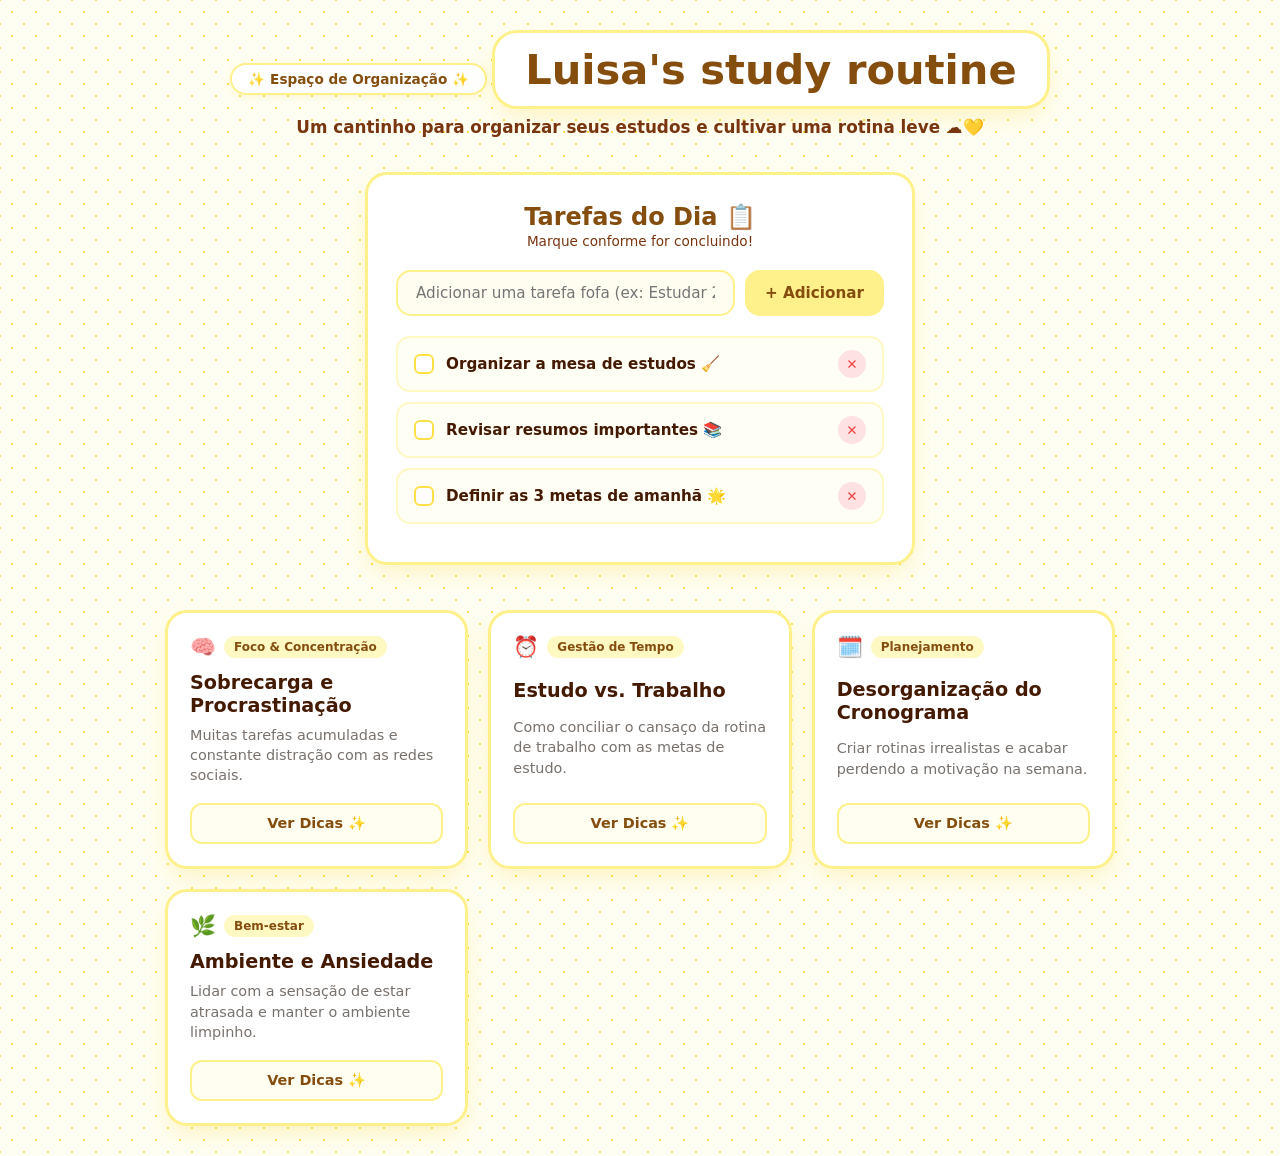
<file: INDEX.html>
<!DOCTYPE html>
<html lang="pt-BR">
<head>
    <meta charset="UTF-8">
    <meta name="viewport" content="width=device-width, initial-scale=1.0">
    <title>Luisa's study routine</title>

    <!-- Arquivo CSS Externo -->
    <link rel="stylesheet" href="style.css">
</head>
<body>

    <header class="header">
        <span class="badge-cute">✨ Espaço de Organização ✨</span>
        <h1>Luisa's study routine</h1>
        <p>Um cantinho para organizar seus estudos e cultivar uma rotina leve ☁️💛</p>
    </header>

    <section class="checklist-section">
        <div class="checklist-header">
            <h2>Tarefas do Dia 📋</h2>
            <span class="sub-text">Marque conforme for concluindo!</span>
        </div>
        
        <div id="toastMsg" class="toast-msg">Por favor, digite uma tarefa fofinha antes de adicionar! ✨</div>

        <div class="input-container">
            <input type="text" id="taskInput" placeholder="Adicionar uma tarefa fofa (ex: Estudar 20min)..." onkeypress="handleKeyPress(event)">
            <button type="button" onclick="addTask()">+ Adicionar</button>
        </div>

        <ul id="taskList" class="task-list">
            <li>
                <label class="custom-checkbox">
                    <input type="checkbox">
                    <span class="checkmark"></span>
                    <span class="task-text">Organizar a mesa de estudos 🧹</span>
                </label>
                <button type="button" class="btn-delete" onclick="removeTask(this)">✕</button>
            </li>
            <li>
                <label class="custom-checkbox">
                    <input type="checkbox">
                    <span class="checkmark"></span>
                    <span class="task-text">Revisar resumos importantes 📚</span>
                </label>
                <button type="button" class="btn-delete" onclick="removeTask(this)">✕</button>
            </li>
            <li>
                <label class="custom-checkbox">
                    <input type="checkbox">
                    <span class="checkmark"></span>
                    <span class="task-text">Definir as 3 metas de amanhã 🌟</span>
                </label>
                <button type="button" class="btn-delete" onclick="removeTask(this)">✕</button>
            </li>
        </ul>
    </section>

    <main class="container">
        <!-- Card 1 -->
        <div class="card" onclick="openModal('modal-1')">
            <div class="card-header">
                <span class="card-icon">🧠</span>
                <span class="card-tag">Foco & Concentração</span>
            </div>
            <h3>Sobrecarga e Procrastinação</h3>
            <p>Muitas tarefas acumuladas e constante distração com as redes sociais.</p>
            <button type="button" class="btn-card">Ver Dicas ✨</button>
        </div>

        <!-- Card 2 -->
        <div class="card" onclick="openModal('modal-2')">
            <div class="card-header">
                <span class="card-icon">⏰</span>
                <span class="card-tag">Gestão de Tempo</span>
            </div>
            <h3>Estudo vs. Trabalho</h3>
            <p>Como conciliar o cansaço da rotina de trabalho com as metas de estudo.</p>
            <button type="button" class="btn-card">Ver Dicas ✨</button>
        </div>

        <!-- Card 3 -->
        <div class="card" onclick="openModal('modal-3')">
            <div class="card-header">
                <span class="card-icon">🗓️</span>
                <span class="card-tag">Planejamento</span>
            </div>
            <h3>Desorganização do Cronograma</h3>
            <p>Criar rotinas irrealistas e acabar perdendo a motivação na semana.</p>
            <button type="button" class="btn-card">Ver Dicas ✨</button>
        </div>

        <!-- Card 4 -->
        <div class="card" onclick="openModal('modal-4')">
            <div class="card-header">
                <span class="card-icon">🌿</span>
                <span class="card-tag">Bem-estar</span>
            </div>
            <h3>Ambiente e Ansiedade</h3>
            <p>Lidar com a sensação de estar atrasada e manter o ambiente limpinho.</p>
            <button type="button" class="btn-card">Ver Dicas ✨</button>
        </div>
    </main>

    <!-- Modal 1 -->
    <div id="modal-1" class="modal">
        <div class="modal-content">
            <span class="close-btn" onclick="closeModal('modal-1')">&times;</span>
            <div class="modal-title-box">
                <span class="modal-emoji">🧠</span>
                <h2>Sobrecarga e Procrastinação</h2>
            </div>
            
            <div class="modal-section error-box">
                <h4>⚠️ O Incômodo:</h4>
                <p>Paralisar diante de muitas tarefas e acabar perdendo o foco nas redes sociais por conta do estresse.</p>
            </div>

            <div class="modal-section success-box">
                <h4>🌱 Solução Suave:</h4>
                <ul>
                    <li>Técnica Pomodoro: 25 min de estudo focado + 5 min de descanso agradável.</li>
                    <li>Deixe o celular longe do alcance enquanto estuda.</li>
                    <li>Divida grandes tarefas em passos pequenininhos.</li>
                </ul>
            </div>
        </div>
    </div>

    <!-- Modal 2 -->
    <div id="modal-2" class="modal">
        <div class="modal-content">
            <span class="close-btn" onclick="closeModal('modal-2')">&times;</span>
            <div class="modal-title-box">
                <span class="modal-emoji">⏰</span>
                <h2>Estudo vs. Trabalho</h2>
            </div>
            
            <div class="modal-section error-box">
                <h4>⚠️ O Incômodo:</h4>
                <p>Chegar exausta do trabalho e não ter energia para render nos estudos à noite.</p>
            </div>

            <div class="modal-section success-box">
                <h4>🌱 Solução Suave:</h4>
                <ul>
                    <li>Tente estudar 30 a 45 minutos pela manhã, com a mente descansada.</li>
                    <li>Aproveite momentos vagos para revisões rápidas ou podcasts.</li>
                    <li>Valorize o descanso nos fins de semana para recarregar as energias.</li>
                </ul>
            </div>
        </div>
    </div>

    <!-- Modal 3 -->
    <div id="modal-3" class="modal">
        <div class="modal-content">
            <span class="close-btn" onclick="closeModal('modal-3')">&times;</span>
            <div class="modal-title-box">
                <span class="modal-emoji">🗓️</span>
                <h2>Desorganização do Cronograma</h2>
            </div>
            
            <div class="modal-section error-box">
                <h4>⚠️ O Incômodo:</h4>
                <p>Montar planejamentos impossíveis de cumprir e se frustrar com matérias acumuladas.</p>
            </div>

            <div class="modal-section success-box">
                <h4>🌱 Solução Suave:</h4>
                <ul>
                    <li>Planeje a semana no domingo, deixando espaço para imprevistos.</li>
                    <li>Defina no máximo 3 tarefas prioritárias por dia.</li>
                    <li>Lembre-se: constância vale mais do que quantidade em um só dia.</li>
                </ul>
            </div>
        </div>
    </div>

    <!-- Modal 4 -->
    <div id="modal-4" class="modal">
        <div class="modal-content">
            <span class="close-btn" onclick="closeModal('modal-4')">&times;</span>
            <div class="modal-title-box">
                <span class="modal-emoji">🌿</span>
                <h2>Ambiente e Ansiedade</h2>
            </div>
            
            <div class="modal-section error-box">
                <h4>⚠️ O Incômodo:</h4>
                <p>A sensação contínua de "estar para trás" e ver a mesa de estudos bagunçada.</p>
            </div>

            <div class="modal-section success-box">
                <h4>🌱 Solução Suave:</h4>
                <ul>
                    <li>Arrume seu espaço de estudos ao finalizar as atividades do dia.</li>
                    <li>Evite comparar sua rotina com a rotina alheia nas redes.</li>
                    <li>Separe um tempo diário para você relaxar sem culpa.</li>
                </ul>
            </div>
        </div>
    </div>

    <script>
        // Gerenciamento dos Modais
        function openModal(modalId) {
            const modal = document.getElementById(modalId);
            if (modal) {
                modal.style.display = 'flex';
            }
        }

        function closeModal(modalId) {
            const modal = document.getElementById(modalId);
            if (modal) {
                modal.style.display = 'none';
            }
        }

        // Fechar modal ao clicar fora do conteúdo
        window.onclick = function(event) {
            if (event.target.classList.contains('modal')) {
                event.target.style.display = 'none';
            }
        };

        // Adicionar tarefa ao pressionar a tecla Enter
        function handleKeyPress(event) {
            if (event.key === 'Enter') {
                addTask();
            }
        }

        // Lógica do Checklist Interativo
        function addTask() {
            const input = document.getElementById('taskInput');
            const taskText = input.value.trim();
            const toast = document.getElementById('toastMsg');

            if (taskText === '') {
                toast.style.display = 'block';
                setTimeout(() => {
                    toast.style.display = 'none';
                }, 3000);
                return;
            }

            toast.style.display = 'none';
            const taskList = document.getElementById('taskList');
            const li = document.createElement('li');

            li.innerHTML = `
                <label class="custom-checkbox">
                    <input type="checkbox">
                    <span class="checkmark"></span>
                    <span class="task-text">${escapeHtml(taskText)}</span>
                </label>
                <button type="button" class="btn-delete" onclick="removeTask(this)">✕</button>
            `;

            taskList.appendChild(li);
            input.value = '';
        }

        // Função para remover tarefas com animação suave
        function removeTask(button) {
            const listItem = button.closest('li');
            listItem.style.opacity = '0';
            listItem.style.transform = 'scale(0.9)';
            listItem.style.transition = 'all 0.2s ease';
            setTimeout(() => {
                listItem.remove();
            }, 200);
        }

        // Função de segurança básica para sanitizar o texto da tarefa
        function escapeHtml(text) {
            const div = document.createElement('div');
            div.textContent = text;
            return div.innerHTML;
        }
    </script>
</body>
</html>
</file>
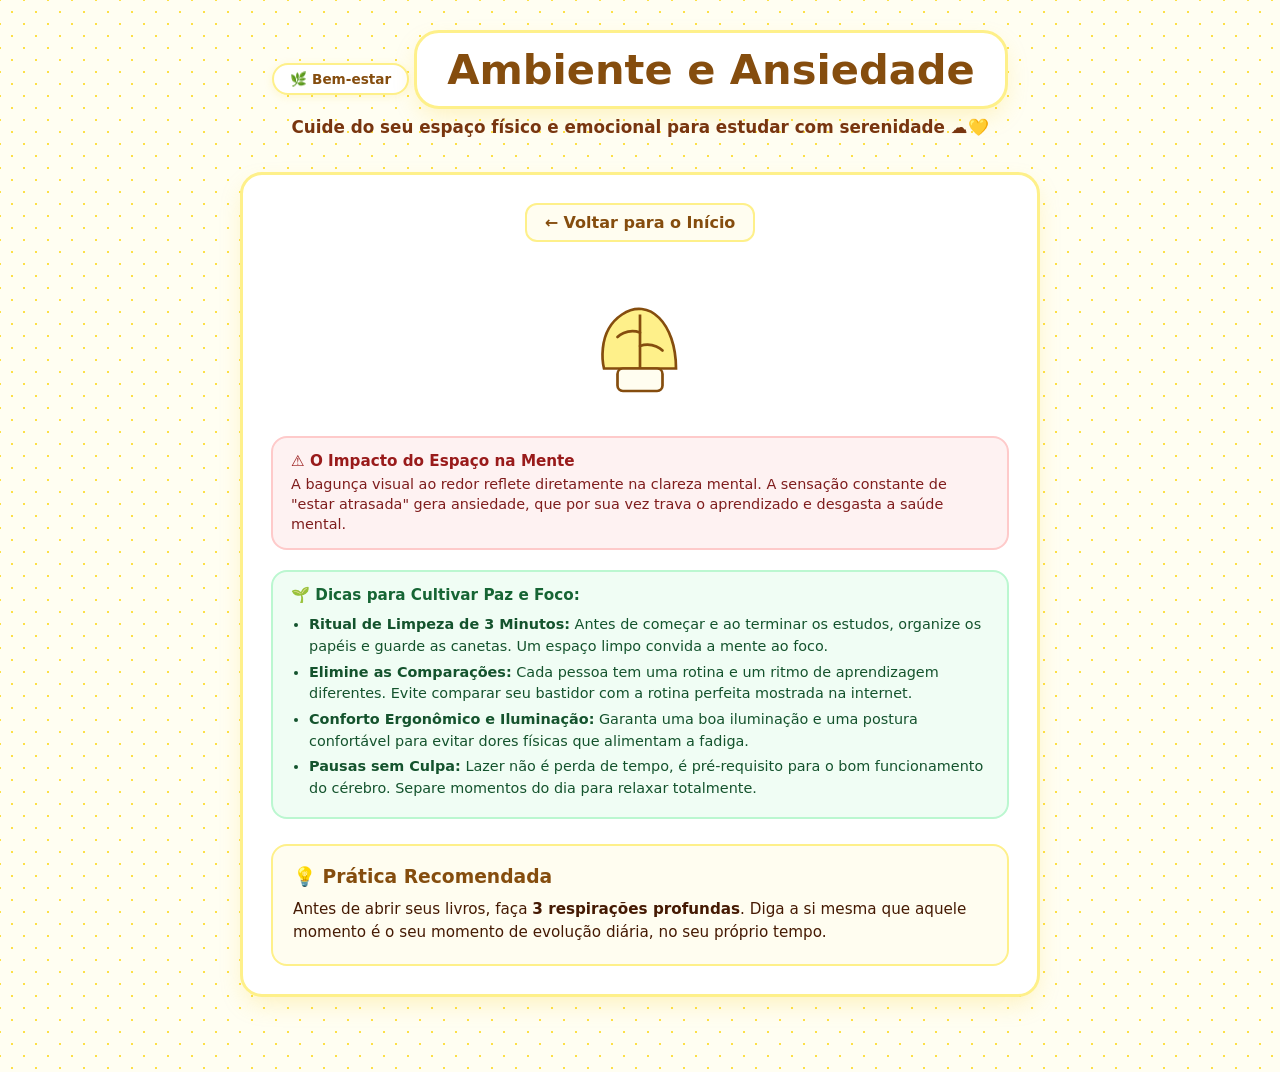
<file: bem-estar.html>
<!DOCTYPE html>
<html lang="pt-BR">
<head>
    <meta charset="UTF-8">
    <meta name="viewport" content="width=device-width, initial-scale=1.0">
    <title>Ambiente e Ansiedade - Luisa's Study Routine</title>
    <link rel="stylesheet" href="style.css">
</head>
<body>

    <header class="header">
        <span class="badge-cute">🌿 Bem-estar</span>
        <h1>Ambiente e Ansiedade</h1>
        <p>Cuide do seu espaço físico e emocional para estudar com serenidade ☁️💛</p>
    </header>

    <main class="checklist-section" style="max-width: 800px;">
        <div style="margin-bottom: 25px; text-align: center;">
            <a href="INDEX.html" style="text-decoration: none; color: var(--yellow-dark); font-weight: 700; background: #fffdf0; padding: 8px 18px; border-radius: 12px; border: 2px solid var(--yellow-soft); display: inline-block;">
                ← Voltar para o Início
            </a>
        </div>

        <!-- Ilustração SVG -->
        <div style="text-align: center; margin-bottom: 25px;">
            <svg width="180" height="140" viewBox="0 0 200 150" fill="none" xmlns="http://www.w3.org/2000/svg">
                <path d="M60 110 C60 110 50 70 80 50 C110 30 140 60 140 110 Z" fill="#FEF08A" stroke="#854D0E" stroke-width="3"/>
                <path d="M100 110 V50" stroke="#854D0E" stroke-width="3"/>
                <path d="M100 70 C85 65 75 75 75 75" stroke="#854D0E" stroke-width="3" stroke-linecap="round"/>
                <path d="M100 85 C115 80 125 90 125 90" stroke="#854D0E" stroke-width="3" stroke-linecap="round"/>
                <rect x="75" y="110" width="50" height="25" rx="6" fill="#FFFDF0" stroke="#854D0E" stroke-width="3"/>
            </svg>
        </div>

        <article>
            <div class="modal-section error-box" style="margin-bottom: 20px;">
                <h4>⚠️ O Impacto do Espaço na Mente</h4>
                <p>A bagunça visual ao redor reflete diretamente na clareza mental. A sensação constante de "estar atrasada" gera ansiedade, que por sua vez trava o aprendizado e desgasta a saúde mental.</p>
            </div>

            <div class="modal-section success-box" style="margin-bottom: 25px;">
                <h4>🌱 Dicas para Cultivar Paz e Foco:</h4>
                <ul style="margin-top: 10px;">
                    <li><strong>Ritual de Limpeza de 3 Minutos:</strong> Antes de começar e ao terminar os estudos, organize os papéis e guarde as canetas. Um espaço limpo convida a mente ao foco.</li>
                    <li><strong>Elimine as Comparações:</strong> Cada pessoa tem uma rotina e um ritmo de aprendizagem diferentes. Evite comparar seu bastidor com a rotina perfeita mostrada na internet.</li>
                    <li><strong>Conforto Ergonômico e Iluminação:</strong> Garanta uma boa iluminação e uma postura confortável para evitar dores físicas que alimentam a fadiga.</li>
                    <li><strong>Pausas sem Culpa:</strong> Lazer não é perda de tempo, é pré-requisito para o bom funcionamento do cérebro. Separe momentos do dia para relaxar totalmente.</li>
                </ul>
            </div>

            <div style="background-color: #fffdf0; border: 2px solid var(--yellow-soft); padding: 20px; border-radius: 16px;">
                <h3 style="color: var(--yellow-dark); margin-bottom: 10px;">💡 Prática Recomendada</h3>
                <p style="color: var(--text-main); font-size: 0.95rem; line-height: 1.5;">
                    Antes de abrir seus livros, faça <strong>3 respirações profundas</strong>. Diga a si mesma que aquele momento é o seu momento de evolução diária, no seu próprio tempo.
                </p>
            </div>
        </article>
    </main>

</body>
</html>
</file>
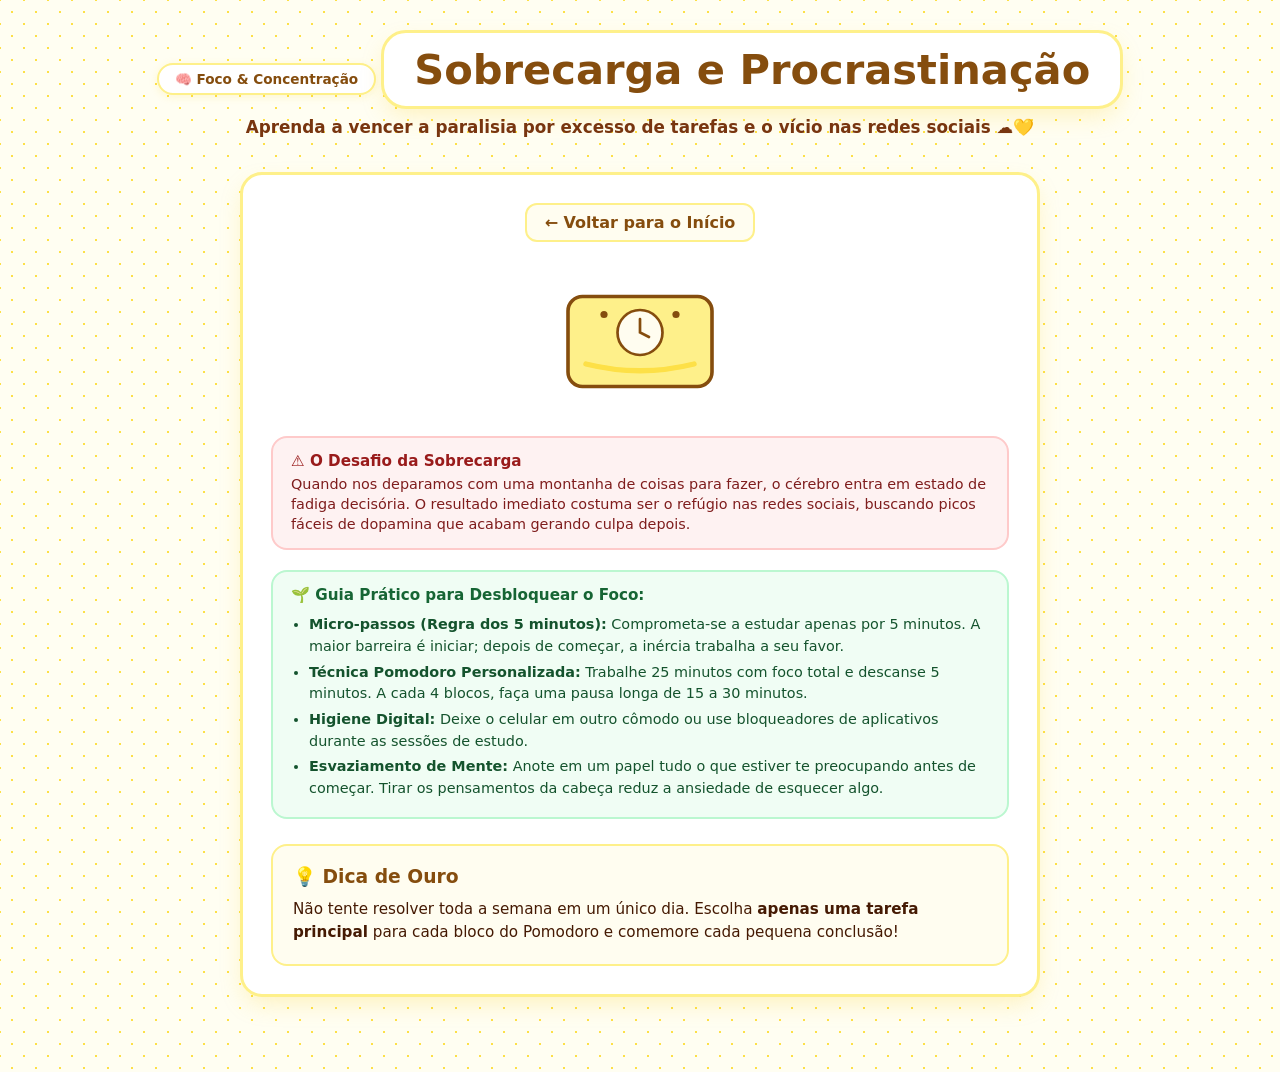
<file: foco-e-concentracao.html>
<!DOCTYPE html>
<html lang="pt-BR">
<head>
    <meta charset="UTF-8">
    <meta name="viewport" content="width=device-width, initial-scale=1.0">
    <title>Sobrecarga e Procrastinação - Luisa's Study Routine</title>
    <link rel="stylesheet" href="style.css">
</head>
<body>

    <header class="header">
        <span class="badge-cute">🧠 Foco & Concentração</span>
        <h1>Sobrecarga e Procrastinação</h1>
        <p>Aprenda a vencer a paralisia por excesso de tarefas e o vício nas redes sociais ☁️💛</p>
    </header>

    <main class="checklist-section" style="max-width: 800px;">
        <div style="margin-bottom: 25px; text-align: center;">
            <a href="INDEX.html" style="text-decoration: none; color: var(--yellow-dark); font-weight: 700; background: #fffdf0; padding: 8px 18px; border-radius: 12px; border: 2px solid var(--yellow-soft); display: inline-block;">
                ← Voltar para o Início
            </a>
        </div>

        <!-- Ilustração SVG -->
        <div style="text-align: center; margin-bottom: 25px;">
            <svg width="180" height="140" viewBox="0 0 200 150" fill="none" xmlns="http://www.w3.org/2000/svg">
                <rect x="20" y="30" width="160" height="100" rx="16" fill="#FEF08A" stroke="#854D0E" stroke-width="4"/>
                <circle cx="100" cy="70" r="25" fill="#FFFDF0" stroke="#854D0E" stroke-width="3"/>
                <path d="M100 55 V70 L110 75" stroke="#854D0E" stroke-width="3" stroke-linecap="round"/>
                <path d="M40 105 Q100 120 160 105" stroke="#FDE047" stroke-width="6" stroke-linecap="round"/>
                <circle cx="60" cy="50" r="4" fill="#854D0E"/>
                <circle cx="140" cy="50" r="4" fill="#854D0E"/>
            </svg>
        </div>

        <article>
            <div class="modal-section error-box" style="margin-bottom: 20px;">
                <h4>⚠️ O Desafio da Sobrecarga</h4>
                <p>Quando nos deparamos com uma montanha de coisas para fazer, o cérebro entra em estado de fadiga decisória. O resultado imediato costuma ser o refúgio nas redes sociais, buscando picos fáceis de dopamina que acabam gerando culpa depois.</p>
            </div>

            <div class="modal-section success-box" style="margin-bottom: 25px;">
                <h4>🌱 Guia Prático para Desbloquear o Foco:</h4>
                <ul style="margin-top: 10px;">
                    <li><strong>Micro-passos (Regra dos 5 minutos):</strong> Comprometa-se a estudar apenas por 5 minutos. A maior barreira é iniciar; depois de começar, a inércia trabalha a seu favor.</li>
                    <li><strong>Técnica Pomodoro Personalizada:</strong> Trabalhe 25 minutos com foco total e descanse 5 minutos. A cada 4 blocos, faça uma pausa longa de 15 a 30 minutos.</li>
                    <li><strong>Higiene Digital:</strong> Deixe o celular em outro cômodo ou use bloqueadores de aplicativos durante as sessões de estudo.</li>
                    <li><strong>Esvaziamento de Mente:</strong> Anote em um papel tudo o que estiver te preocupando antes de começar. Tirar os pensamentos da cabeça reduz a ansiedade de esquecer algo.</li>
                </ul>
            </div>

            <div style="background-color: #fffdf0; border: 2px solid var(--yellow-soft); padding: 20px; border-radius: 16px;">
                <h3 style="color: var(--yellow-dark); margin-bottom: 10px;">💡 Dica de Ouro</h3>
                <p style="color: var(--text-main); font-size: 0.95rem; line-height: 1.5;">
                    Não tente resolver toda a semana em um único dia. Escolha <strong>apenas uma tarefa principal</strong> para cada bloco do Pomodoro e comemore cada pequena conclusão!
                </p>
            </div>
        </article>
    </main>

</body>
</html>
</file>
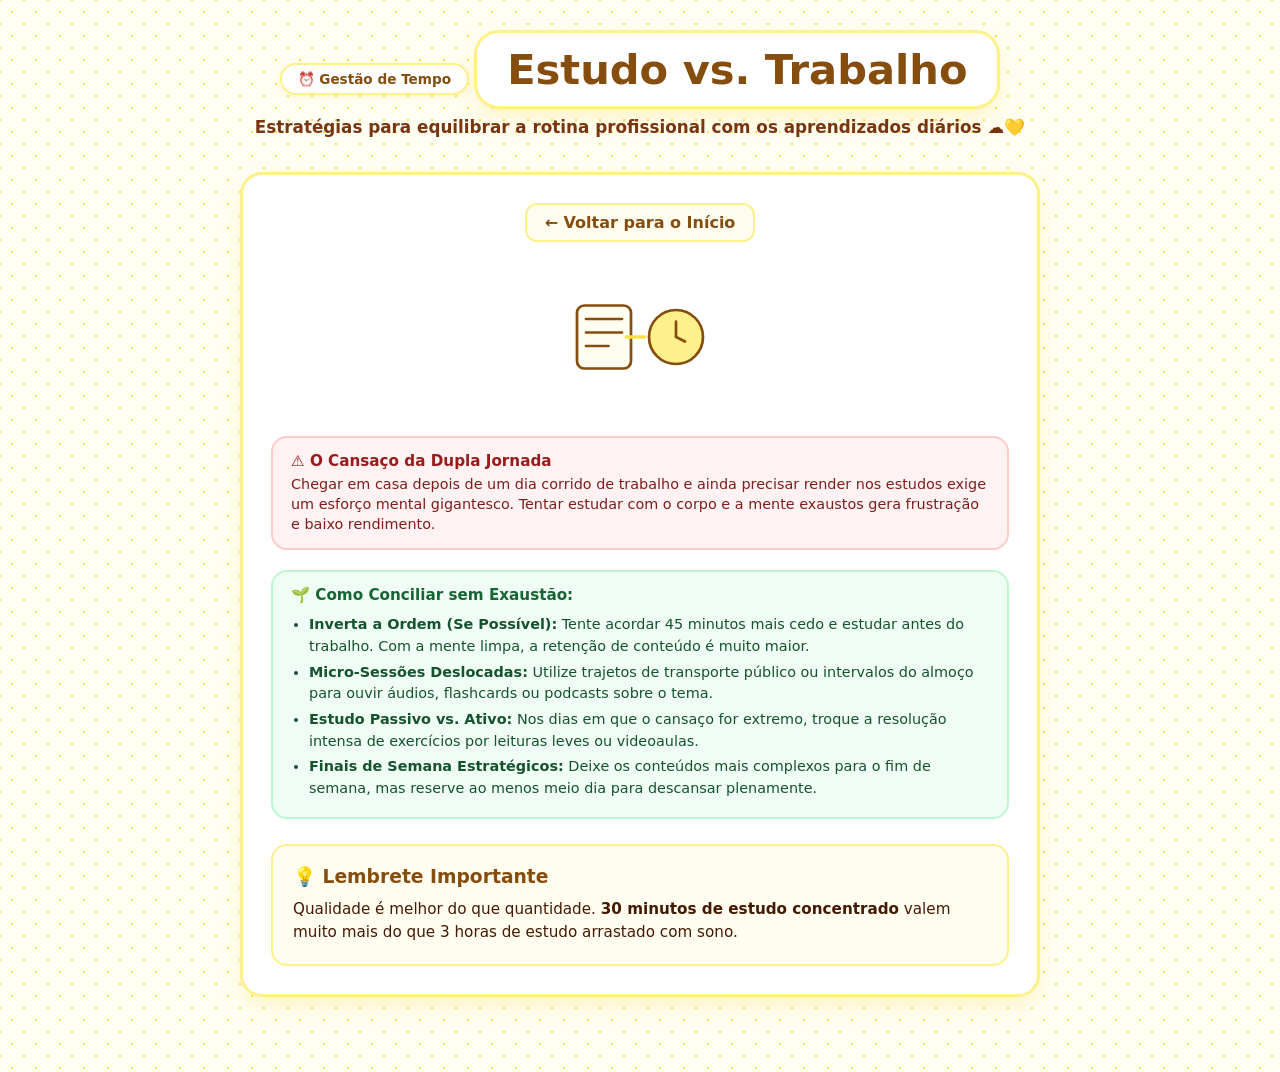
<file: gestao-de-tempo.html>
<!DOCTYPE html>
<html lang="pt-BR">
<head>
    <meta charset="UTF-8">
    <meta name="viewport" content="width=device-width, initial-scale=1.0">
    <title>Estudo vs. Trabalho - Luisa's Study Routine</title>
    <link rel="stylesheet" href="style.css">
</head>
<body>

    <header class="header">
        <span class="badge-cute">⏰ Gestão de Tempo</span>
        <h1>Estudo vs. Trabalho</h1>
        <p>Estratégias para equilibrar a rotina profissional com os aprendizados diários ☁️💛</p>
    </header>

    <main class="checklist-section" style="max-width: 800px;">
        <div style="margin-bottom: 25px; text-align: center;">
            <a href="INDEX.html" style="text-decoration: none; color: var(--yellow-dark); font-weight: 700; background: #fffdf0; padding: 8px 18px; border-radius: 12px; border: 2px solid var(--yellow-soft); display: inline-block;">
                ← Voltar para o Início
            </a>
        </div>

        <!-- Ilustração SVG -->
        <div style="text-align: center; margin-bottom: 25px;">
            <svg width="180" height="140" viewBox="0 0 200 150" fill="none" xmlns="http://www.w3.org/2000/svg">
                <rect x="30" y="40" width="60" height="70" rx="8" fill="#FFFDF0" stroke="#854D0E" stroke-width="3"/>
                <path d="M40 55 H80 M40 70 H80 M40 85 H65" stroke="#854D0E" stroke-width="3" stroke-linecap="round"/>
                <circle cx="140" cy="75" r="30" fill="#FEF08A" stroke="#854D0E" stroke-width="3"/>
                <path d="M140 58 V75 L150 80" stroke="#854D0E" stroke-width="3" stroke-linecap="round"/>
                <path d="M85 75 H105" stroke="#FDE047" stroke-width="4" stroke-linecap="round"/>
            </svg>
        </div>

        <article>
            <div class="modal-section error-box" style="margin-bottom: 20px;">
                <h4>⚠️ O Cansaço da Dupla Jornada</h4>
                <p>Chegar em casa depois de um dia corrido de trabalho e ainda precisar render nos estudos exige um esforço mental gigantesco. Tentar estudar com o corpo e a mente exaustos gera frustração e baixo rendimento.</p>
            </div>

            <div class="modal-section success-box" style="margin-bottom: 25px;">
                <h4>🌱 Como Conciliar sem Exaustão:</h4>
                <ul style="margin-top: 10px;">
                    <li><strong>Inverta a Ordem (Se Possível):</strong> Tente acordar 45 minutos mais cedo e estudar antes do trabalho. Com a mente limpa, a retenção de conteúdo é muito maior.</li>
                    <li><strong>Micro-Sessões Deslocadas:</strong> Utilize trajetos de transporte público ou intervalos do almoço para ouvir áudios, flashcards ou podcasts sobre o tema.</li>
                    <li><strong>Estudo Passivo vs. Ativo:</strong> Nos dias em que o cansaço for extremo, troque a resolução intensa de exercícios por leituras leves ou videoaulas.
                    <li><strong>Finais de Semana Estratégicos:</strong> Deixe os conteúdos mais complexos para o fim de semana, mas reserve ao menos meio dia para descansar plenamente.</li>
                </ul>
            </div>

            <div style="background-color: #fffdf0; border: 2px solid var(--yellow-soft); padding: 20px; border-radius: 16px;">
                <h3 style="color: var(--yellow-dark); margin-bottom: 10px;">💡 Lembrete Importante</h3>
                <p style="color: var(--text-main); font-size: 0.95rem; line-height: 1.5;">
                    Qualidade é melhor do que quantidade. <strong>30 minutos de estudo concentrado</strong> valem muito mais do que 3 horas de estudo arrastado com sono.
                </p>
            </div>
        </article>
    </main>

</body>
</html>
</file>
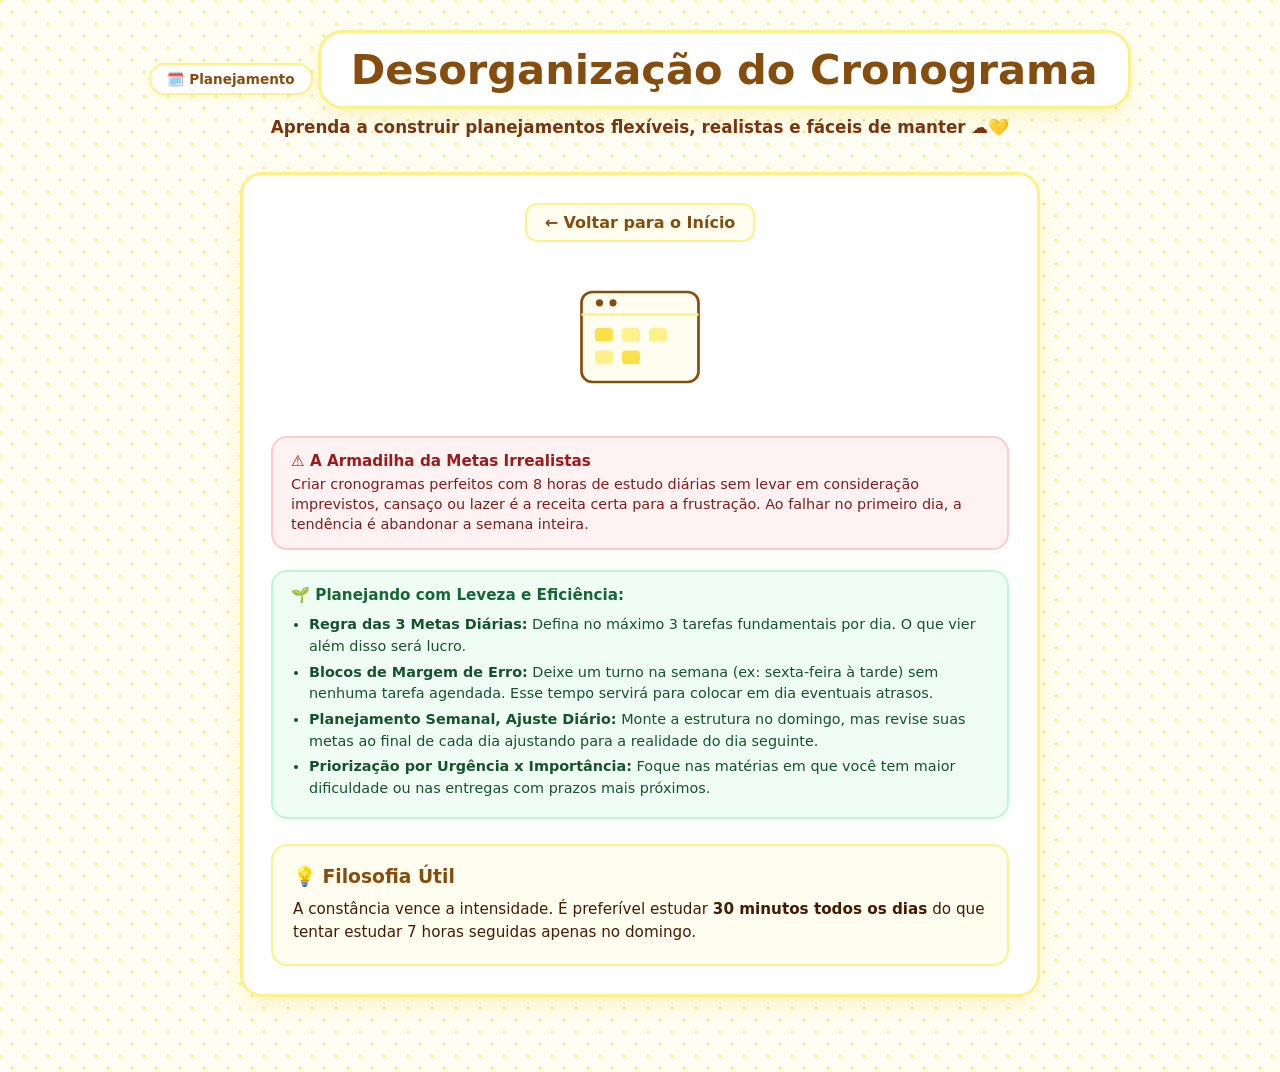
<file: planejamento.html>
<!DOCTYPE html>
<html lang="pt-BR">
<head>
    <meta charset="UTF-8">
    <meta name="viewport" content="width=device-width, initial-scale=1.0">
    <title>Desorganização do Cronograma - Luisa's Study Routine</title>
    <link rel="stylesheet" href="style.css">
</head>
<body>

    <header class="header">
        <span class="badge-cute">🗓️ Planejamento</span>
        <h1>Desorganização do Cronograma</h1>
        <p>Aprenda a construir planejamentos flexíveis, realistas e fáceis de manter ☁️💛</p>
    </header>

    <main class="checklist-section" style="max-width: 800px;">
        <div style="margin-bottom: 25px; text-align: center;">
            <a href="INDEX.html" style="text-decoration: none; color: var(--yellow-dark); font-weight: 700; background: #fffdf0; padding: 8px 18px; border-radius: 12px; border: 2px solid var(--yellow-soft); display: inline-block;">
                ← Voltar para o Início
            </a>
        </div>

        <!-- Ilustração SVG -->
        <div style="text-align: center; margin-bottom: 25px;">
            <svg width="180" height="140" viewBox="0 0 200 150" fill="none" xmlns="http://www.w3.org/2000/svg">
                <rect x="35" y="25" width="130" height="100" rx="12" fill="#FFFDF0" stroke="#854D0E" stroke-width="3"/>
                <path d="M35 50 H165" stroke="#FEF08A" stroke-width="3"/>
                <circle cx="55" cy="37" r="4" fill="#854D0E"/>
                <circle cx="70" cy="37" r="4" fill="#854D0E"/>
                <rect x="50" y="65" width="20" height="15" rx="4" fill="#FDE047"/>
                <rect x="80" y="65" width="20" height="15" rx="4" fill="#FEF08A"/>
                <rect x="110" y="65" width="20" height="15" rx="4" fill="#FEF08A"/>
                <rect x="50" y="90" width="20" height="15" rx="4" fill="#FEF08A"/>
                <rect x="80" y="90" width="20" height="15" rx="4" fill="#FDE047"/>
            </svg>
        </div>

        <article>
            <div class="modal-section error-box" style="margin-bottom: 20px;">
                <h4>⚠️ A Armadilha da Metas Irrealistas</h4>
                <p>Criar cronogramas perfeitos com 8 horas de estudo diárias sem levar em consideração imprevistos, cansaço ou lazer é a receita certa para a frustração. Ao falhar no primeiro dia, a tendência é abandonar a semana inteira.</p>
            </div>

            <div class="modal-section success-box" style="margin-bottom: 25px;">
                <h4>🌱 Planejando com Leveza e Eficiência:</h4>
                <ul style="margin-top: 10px;">
                    <li><strong>Regra das 3 Metas Diárias:</strong> Defina no máximo 3 tarefas fundamentais por dia. O que vier além disso será lucro.</li>
                    <li><strong>Blocos de Margem de Erro:</strong> Deixe um turno na semana (ex: sexta-feira à tarde) sem nenhuma tarefa agendada. Esse tempo servirá para colocar em dia eventuais atrasos.</li>
                    <li><strong>Planejamento Semanal, Ajuste Diário:</strong> Monte a estrutura no domingo, mas revise suas metas ao final de cada dia ajustando para a realidade do dia seguinte.</li>
                    <li><strong>Priorização por Urgência x Importância:</strong> Foque nas matérias em que você tem maior dificuldade ou nas entregas com prazos mais próximos.</li>
                </ul>
            </div>

            <div style="background-color: #fffdf0; border: 2px solid var(--yellow-soft); padding: 20px; border-radius: 16px;">
                <h3 style="color: var(--yellow-dark); margin-bottom: 10px;">💡 Filosofia Útil</h3>
                <p style="color: var(--text-main); font-size: 0.95rem; line-height: 1.5;">
                    A constância vence a intensidade. É preferível estudar <strong>30 minutos todos os dias</strong> do que tentar estudar 7 horas seguidas apenas no domingo.
                </p>
            </div>
        </article>
    </main>

</body>
</html>
</file>
<file: style.css>
:root {
    --bg-main: #fffef2;
    --card-bg: #ffffff;
    --yellow-soft: #fef08a;
    --yellow-pastel: #fde047;
    --yellow-dark: #854d0e;
    --text-main: #451a03;
    --text-muted: #78350f;
    --border-color: #fef08a;
    --shadow-cute: 0 10px 25px -5px rgba(250, 204, 21, 0.25);
    --radius-rounded: 22px;
}

* {
    margin: 0;
    padding: 0;
    box-sizing: border-box;
    font-family: system-ui, -apple-system, BlinkMacSystemFont, "Segoe UI", Roboto, Helvetica, Arial, sans-serif;
}

/* Fundo Pixelado Suave com Gradiente Radial */
body {
    background-color: var(--bg-main);
    background-image: 
        radial-gradient(#fde047 1.5px, transparent 1.5px),
        radial-gradient(#fde047 1.5px, var(--bg-main) 1.5px);
    background-position: 0 0, 12px 12px;
    background-size: 24px 24px;
    color: var(--text-main);
    min-height: 100vh;
    padding: 30px 15px;
}

/* Cabeçalho Principal */
.header {
    text-align: center;
    margin-bottom: 35px;
}

.badge-cute {
    background-color: #ffffff;
    color: var(--yellow-dark);
    font-size: 0.85rem;
    font-weight: 700;
    padding: 6px 16px;
    border-radius: 20px;
    border: 2px solid var(--yellow-soft);
    display: inline-block;
    margin-bottom: 12px;
    box-shadow: 0 2px 8px rgba(250, 204, 21, 0.15);
}

.header h1 {
    font-size: 2.6rem;
    color: var(--yellow-dark);
    margin-bottom: 8px;
    background-color: #ffffff;
    display: inline-block;
    padding: 12px 30px;
    border-radius: 25px;
    box-shadow: var(--shadow-cute);
    border: 3px solid var(--yellow-soft);
}

.header p {
    color: var(--text-muted);
    font-size: 1.05rem;
    font-weight: 600;
}

.checklist-section {
    max-width: 550px;
    margin: 0 auto 45px;
    background-color: var(--card-bg);
    padding: 28px;
    border-radius: var(--radius-rounded);
    border: 3px solid var(--yellow-soft);
    box-shadow: var(--shadow-cute);
}

.checklist-header {
    text-align: center;
    margin-bottom: 20px;
}

.checklist-header h2 {
    font-size: 1.5rem;
    color: var(--yellow-dark);
}

.sub-text {
    font-size: 0.85rem;
    color: var(--text-muted);
}

/* Campo de Input de Tarefas */
.input-container {
    display: flex;
    gap: 10px;
    margin-bottom: 20px;
}

.input-container input {
    flex: 1;
    padding: 12px 18px;
    border: 2px solid var(--yellow-soft);
    border-radius: 15px;
    outline: none;
    font-size: 0.95rem;
    background-color: #fffdf0;
    transition: all 0.2s;
}

.input-container input:focus {
    border-color: var(--yellow-pastel);
    background-color: #ffffff;
    box-shadow: 0 0 0 3px rgba(253, 224, 71, 0.3);
}

.input-container button {
    background-color: var(--yellow-soft);
    color: var(--yellow-dark);
    border: none;
    padding: 12px 20px;
    border-radius: 15px;
    font-size: 0.95rem;
    font-weight: 600;
    cursor: pointer;
    transition: transform 0.2s, background-color 0.2s;
}

.input-container button:hover {
    background-color: var(--yellow-pastel);
    transform: scale(1.03);
}

/* Lista de Tarefas Interativas */
.task-list {
    list-style: none;
}

.task-list li {
    display: flex;
    align-items: center;
    justify-content: space-between;
    padding: 12px 16px;
    background-color: #fffef5;
    border: 2px solid #fef9c3;
    border-radius: 14px;
    margin-bottom: 10px;
    transition: all 0.2s ease;
}

.task-list li:hover {
    border-color: var(--yellow-soft);
}

.custom-checkbox {
    display: flex;
    align-items: center;
    cursor: pointer;
    position: relative;
    user-select: none;
    flex: 1;
}

.custom-checkbox input {
    position: absolute;
    opacity: 0;
    cursor: pointer;
}

.checkmark {
    height: 20px;
    width: 20px;
    background-color: #ffffff;
    border: 2px solid var(--yellow-pastel);
    border-radius: 6px;
    margin-right: 12px;
    transition: all 0.2s;
    display: flex;
    align-items: center;
    justify-content: center;
}

.custom-checkbox:hover input ~ .checkmark {
    background-color: #fef08a;
}

.custom-checkbox input:checked ~ .checkmark {
    background-color: var(--yellow-pastel);
}

.custom-checkbox input:checked ~ .checkmark::after {
    content: "✓";
    color: var(--yellow-dark);
    font-weight: bold;
    font-size: 0.85rem;
}

.custom-checkbox input:checked ~ .task-text {
    text-decoration: line-through;
    color: #a3a3a3;
}

.task-text {
    font-size: 0.95rem;
    font-weight: 600;
    transition: color 0.2s;
}

.btn-delete {
    background: #fee2e2;
    border: none;
    color: #ef4444;
    width: 28px;
    height: 28px;
    border-radius: 50%;
    font-size: 0.85rem;
    cursor: pointer;
    transition: all 0.2s;
    display: flex;
    align-items: center;
    justify-content: center;
    font-weight: bold;
}

.btn-delete:hover {
    background: #fca5a5;
    color: #ffffff;
    transform: scale(1.1);
}

.container {
    max-width: 950px;
    margin: 0 auto;
    display: grid;
    grid-template-columns: repeat(auto-fit, minmax(260px, 1fr));
    gap: 20px;
}

.card {
    background-color: var(--card-bg);
    border: 3px solid var(--yellow-soft);
    border-radius: var(--radius-rounded);
    padding: 22px;
    box-shadow: var(--shadow-cute);
    cursor: pointer;
    transition: all 0.25s ease;
    display: flex;
    flex-direction: column;
    justify-content: space-between;
}

.card:hover {
    transform: translateY(-6px);
    border-color: var(--yellow-pastel);
    box-shadow: 0 15px 30px -5px rgba(250, 204, 21, 0.35);
}

.card-header {
    display: flex;
    align-items: center;
    gap: 8px;
    margin-bottom: 12px;
}

.card-icon {
    font-size: 1.3rem;
}

.card-tag {
    background-color: #fef9c3;
    color: var(--yellow-dark);
    font-size: 0.75rem;
    font-weight: 700;
    padding: 4px 10px;
    border-radius: 12px;
}

.card h3 {
    font-size: 1.2rem;
    color: var(--text-main);
    margin-bottom: 8px;
}

.card p {
    font-size: 0.9rem;
    color: #78716c;
    line-height: 1.4;
    margin-bottom: 18px;
}

.btn-card {
    background-color: #fffef0;
    color: var(--yellow-dark);
    border: 2px solid var(--yellow-soft);
    padding: 10px;
    border-radius: 12px;
    font-size: 0.9rem;
    font-weight: 600;
    cursor: pointer;
    transition: all 0.2s;
    width: 100%;
    text-align: center;
}

.card:hover .btn-card {
    background-color: var(--yellow-soft);
}

.modal {
    display: none;
    position: fixed;
    top: 0;
    left: 0;
    width: 100%;
    height: 100%;
    background-color: rgba(69, 26, 3, 0.35);
    backdrop-filter: blur(4px);
    z-index: 1000;
    justify-content: center;
    align-items: center;
    padding: 20px;
}

.modal-content {
    background-color: #ffffff;
    padding: 30px;
    border-radius: 25px;
    max-width: 480px;
    width: 100%;
    position: relative;
    border: 4px solid var(--yellow-soft);
    box-shadow: 0 20px 30px rgba(0, 0, 0, 0.15);
    animation: popIn 0.3s cubic-bezier(0.175, 0.885, 0.32, 1.275);
}

@keyframes popIn {
    from { opacity: 0; transform: scale(0.85); }
    to { opacity: 1; transform: scale(1); }
}

.close-btn {
    position: absolute;
    top: 15px;
    right: 20px;
    font-size: 1.6rem;
    color: #a8a29e;
    cursor: pointer;
    transition: color 0.2s;
    line-height: 1;
}

.close-btn:hover {
    color: var(--yellow-dark);
}

.modal-title-box {
    display: flex;
    align-items: center;
    gap: 10px;
    margin-bottom: 20px;
}

.modal-emoji {
    font-size: 1.8rem;
}

.modal h2 {
    color: var(--yellow-dark);
    font-size: 1.35rem;
}

.modal-section {
    padding: 14px 18px;
    border-radius: 16px;
    margin-bottom: 12px;
}

.error-box {
    background-color: #fef2f2;
    border: 2px solid #fecaca;
}

.error-box h4 {
    color: #991b1b;
    margin-bottom: 4px;
    font-size: 0.95rem;
    display: flex;
    align-items: center;
    gap: 6px;
}

.error-box p {
    color: #7f1d1d;
    font-size: 0.9rem;
    line-height: 1.4;
}

.success-box {
    background-color: #f0fdf4;
    border: 2px solid #bbf7d0;
}

.success-box h4 {
    color: #166534;
    margin-bottom: 6px;
    font-size: 0.95rem;
    display: flex;
    align-items: center;
    gap: 6px;
}

.success-box ul {
    padding-left: 18px;
    color: #14532d;
    font-size: 0.9rem;
    line-height: 1.5;
}

.success-box li {
    margin-bottom: 4px;
}

/* Mensagem de alerta customizada */
.toast-msg {
    display: none;
    background-color: #fee2e2;
    color: #991b1b;
    padding: 8px 12px;
    border-radius: 10px;
    font-size: 0.85rem;
    margin-bottom: 12px;
    text-align: center;
    border: 1px solid #fca5a5;
    font-weight: 600;
}
</file>
